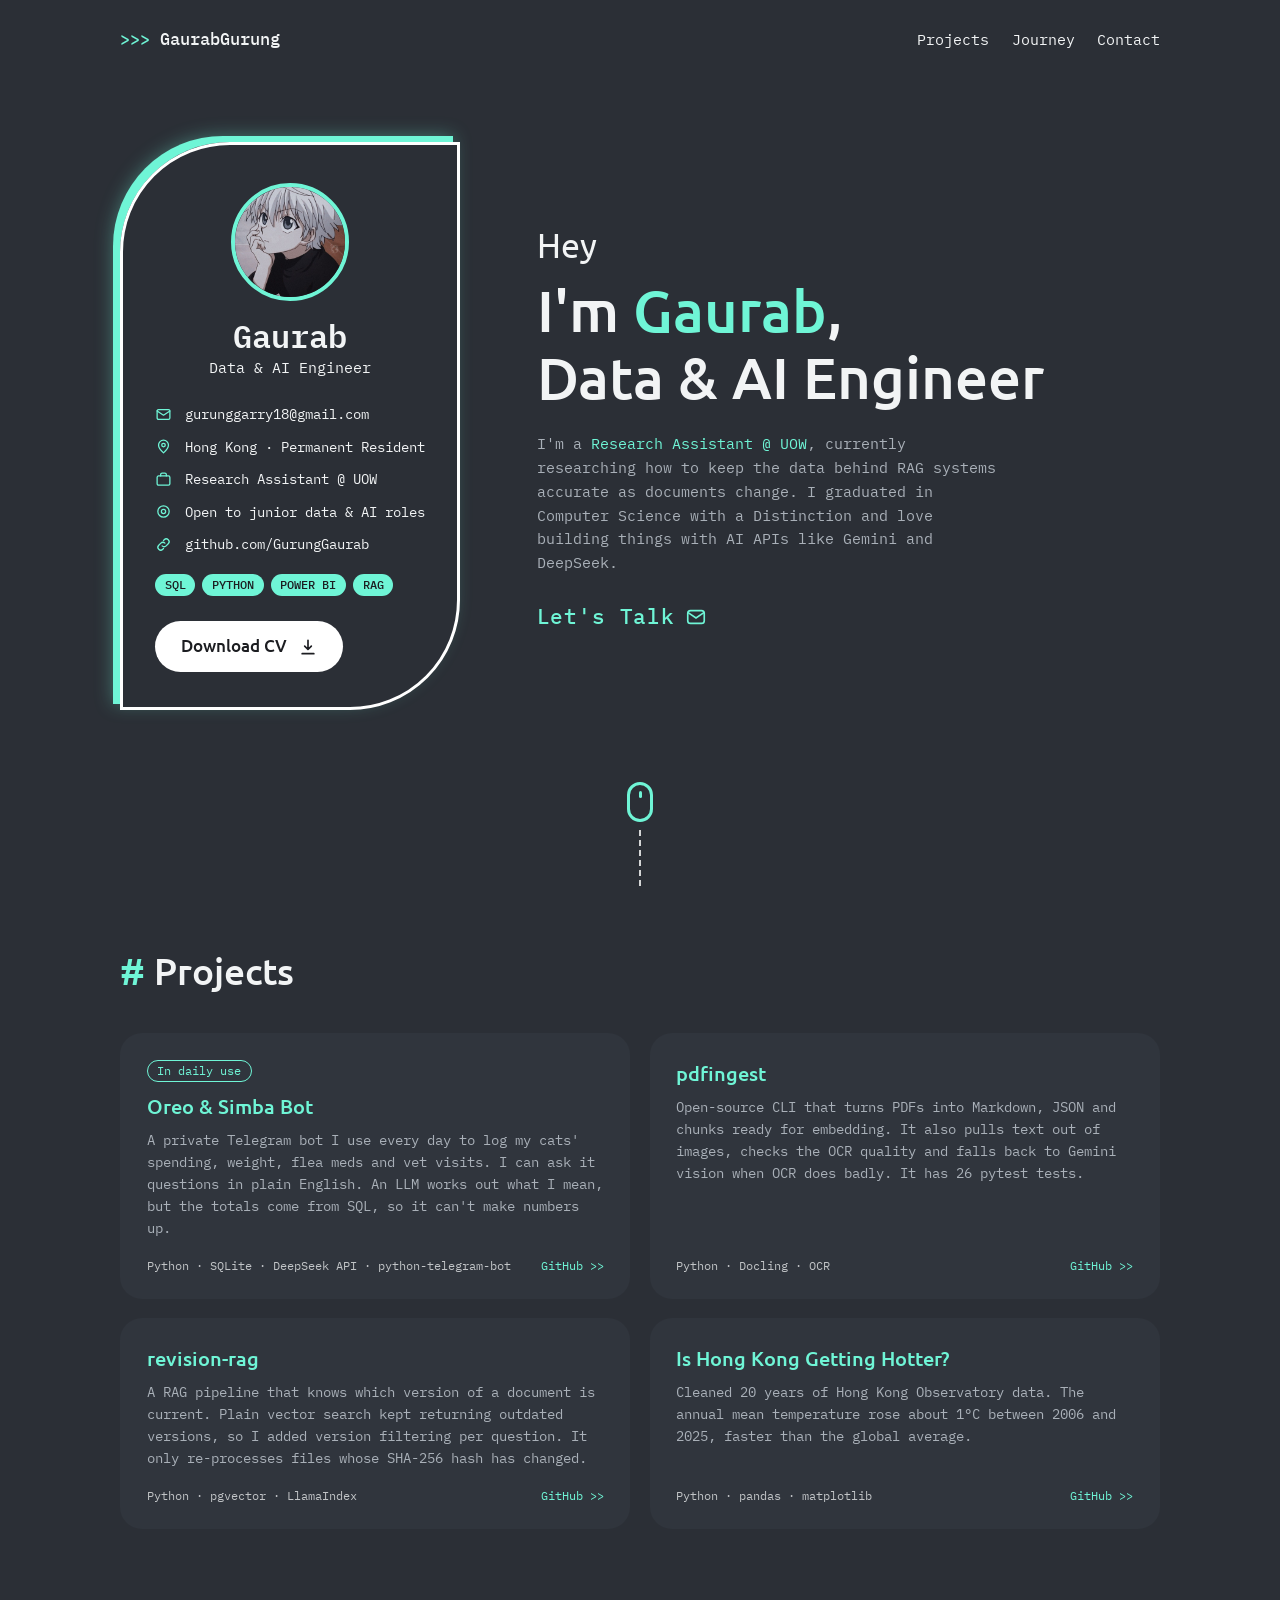
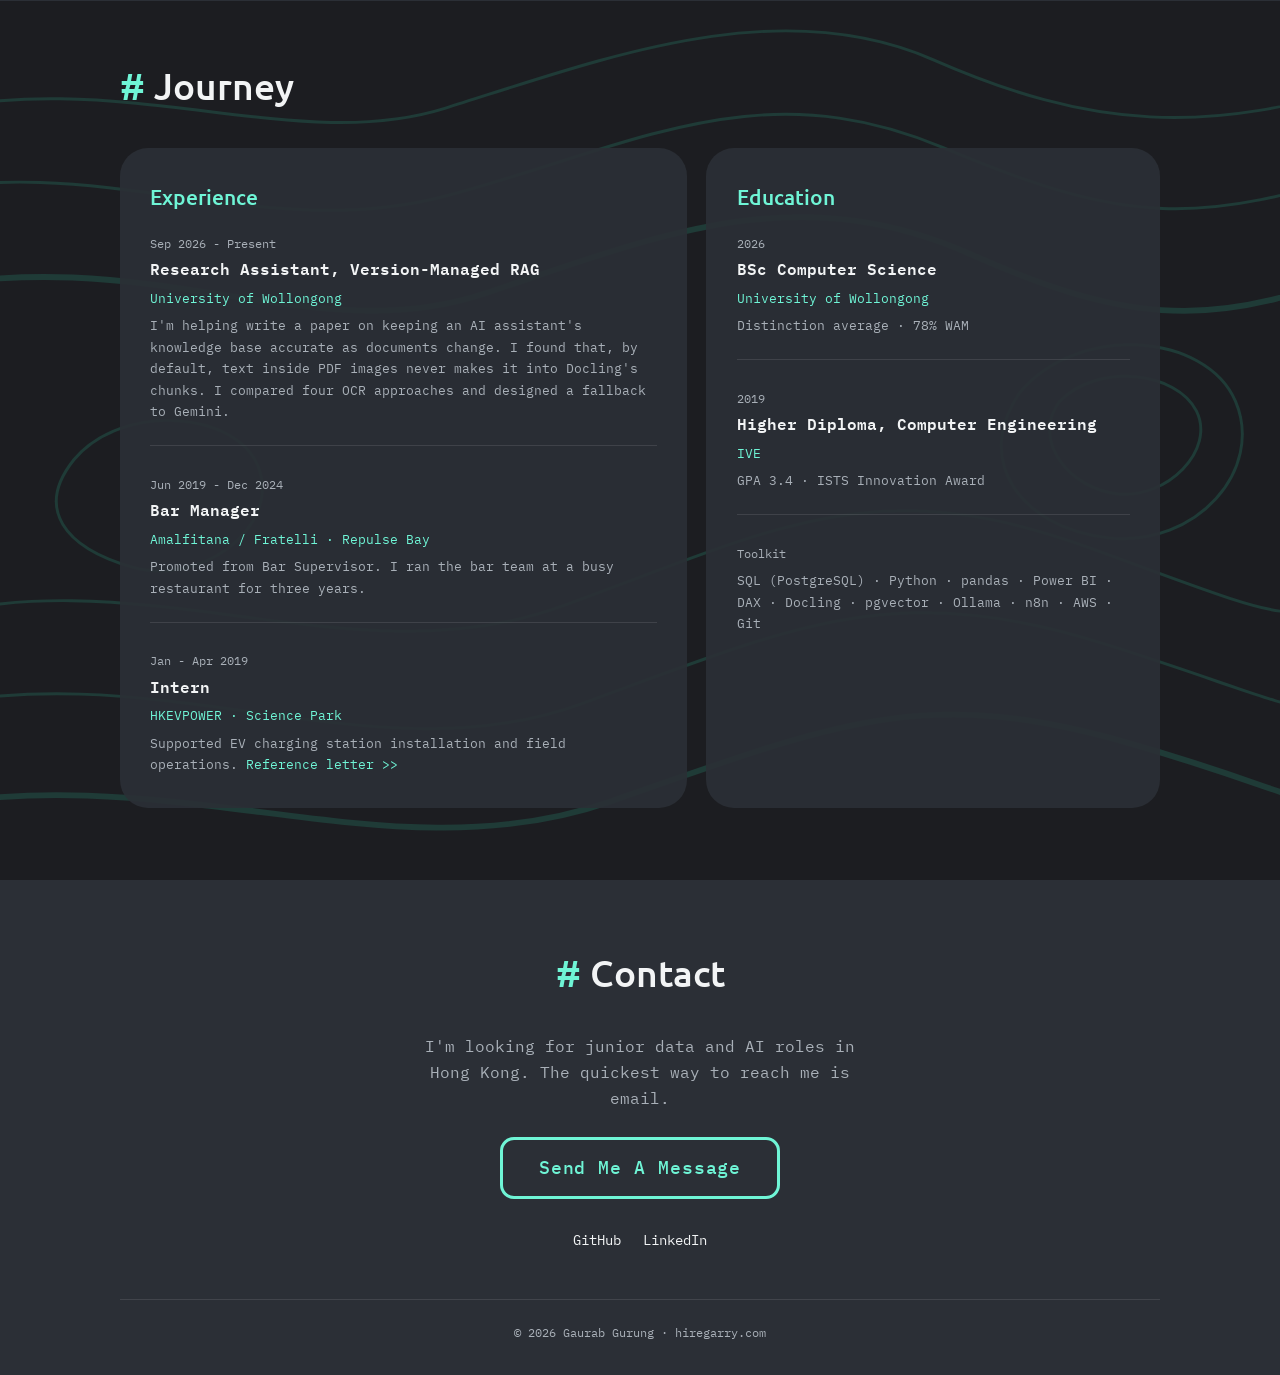
<file: index.html>
<!DOCTYPE html>
<html lang="en">
<head>
<meta charset="UTF-8">
<meta name="viewport" content="width=device-width, initial-scale=1.0">
<title>Gaurab Gurung | Data & AI Engineer</title>
<meta name="description" content="Gaurab Gurung, Computer Science graduate (Distinction, University of Wollongong) building data pipelines, Power BI models and RAG systems in Python, SQL and pgvector.">
<link rel="icon" href="data:image/svg+xml,%3Csvg xmlns='http://www.w3.org/2000/svg' viewBox='0 0 100 100'%3E%3Crect width='100' height='100' rx='20' fill='%232b2f36'/%3E%3Ctext x='50' y='66' font-size='40' font-family='monospace' font-weight='700' fill='%236ff5d6' text-anchor='middle'%3E%3E%3E%3E%3C/text%3E%3C/svg%3E">
<meta property="og:title" content="Gaurab Gurung | Data & AI Engineer">
<meta property="og:description" content="Computer Science graduate building data pipelines, Power BI models and RAG systems.">
<meta property="og:image" content="https://hiregarry.com/gaurab.jpg">
<meta property="og:url" content="https://hiregarry.com">
<meta property="og:type" content="website">
<link rel="preconnect" href="https://fonts.googleapis.com">
<link rel="preconnect" href="https://fonts.gstatic.com" crossorigin>
<link href="https://fonts.googleapis.com/css2?family=IBM+Plex+Mono:wght@400;500;600&family=Ubuntu:wght@400;500&display=swap" rel="stylesheet">
<style>
:root{
  --bg:#2b2f36;--bg-deep:#1c1d21;--card:#30353d;--line:rgba(255,255,255,.1);
  --text:#f2f4f5;--muted:#a9b0b8;--mint:#6ff5d6;--mint-soft:rgba(111,245,214,.12);--contour:#1f3b37;
  --mono:"IBM Plex Mono",ui-monospace,Menlo,monospace;--sans:"Ubuntu",system-ui,sans-serif;
}
*{box-sizing:border-box;margin:0;padding:0}
html{scroll-behavior:smooth}
body{background:var(--bg);color:var(--text);font-family:var(--mono);line-height:1.6;-webkit-font-smoothing:antialiased}
a{color:var(--mint);text-decoration:none}
.wrap{width:min(100% - 32px,1040px);margin:0 auto}

/* ---------- nav ---------- */
nav{display:flex;justify-content:space-between;align-items:center;padding:1.6rem 0}
.logo{color:var(--text);font-weight:500;font-size:1.05rem}
.logo b{color:var(--mint);font-weight:500}
nav ul{display:flex;gap:1.4rem;list-style:none;font-size:.95rem}
nav ul a{color:var(--text)}
nav ul a:hover{color:var(--mint)}

/* ---------- hero ---------- */
.hero{display:grid;grid-template-columns:auto 1fr;gap:clamp(2.5rem,6vw,5rem);align-items:center;padding:clamp(2rem,6vw,4rem) 0 3rem}
.card{position:relative;width:min(100%,380px);padding:2.4rem 2rem 2.2rem;border:3px solid #fff;border-radius:110px 0 110px 0;
  box-shadow:-7px -6px 0 0 var(--mint),-7px -6px 18px rgba(111,245,214,.35)}
.avatar{display:block;width:118px;aspect-ratio:1;margin:0 auto;border-radius:50%;object-fit:cover;border:4px solid var(--mint)}
.card h1{font-size:2rem;font-weight:600;text-align:center;margin-top:1rem;line-height:1.2}
.card .role{text-align:center;font-size:.92rem}
.info{list-style:none;margin:1.5rem 0 1.2rem;display:grid;gap:.65rem;font-size:.86rem}
.info li{display:flex;gap:.8rem;align-items:center;overflow-wrap:anywhere}
.info svg{flex:none;width:17px;height:17px;stroke:var(--mint);fill:none;stroke-width:1.8;stroke-linecap:round;stroke-linejoin:round}
.info a{color:var(--text)}
.info a:hover{color:var(--mint)}
.tags{display:flex;flex-wrap:wrap;gap:.45rem}
.tags span{background:var(--mint);color:var(--bg-deep);font-size:.78rem;font-weight:500;padding:.05rem .6rem;border-radius:999px}
.btn{display:inline-flex;align-items:center;gap:.7rem;margin-top:1.6rem;padding:.75rem 1.6rem;border-radius:999px;background:#fff;color:var(--bg-deep);font-family:var(--sans);font-size:1.05rem;font-weight:500;transition:transform .15s}
.btn:hover{transform:translateY(-2px)}
.btn svg{width:20px;height:20px;stroke:currentColor;fill:none;stroke-width:2;stroke-linecap:round;stroke-linejoin:round}

.intro{font-family:var(--sans)}
.intro .hey{font-size:clamp(1.5rem,3.4vw,2.1rem)}
.intro h2{font-size:clamp(2.2rem,5.6vw,3.6rem);font-weight:500;line-height:1.15;margin-top:.3rem}
.intro h2 em{font-style:normal;color:var(--mint)}
.intro .pitch{font-family:var(--mono);color:var(--muted);font-size:.93rem;max-width:52ch;margin-top:1.4rem}
.intro .pitch b{color:var(--mint);font-weight:400}
.talk{display:inline-flex;align-items:center;gap:.6rem;margin-top:1.6rem;font-family:var(--mono);font-size:1.3rem;font-weight:500;letter-spacing:.04em}
.talk svg{width:22px;height:22px;stroke:currentColor;fill:none;stroke-width:1.8}
.talk:hover{text-decoration:underline;text-underline-offset:5px}

/* ---------- scroll divider ---------- */
.scroll{display:flex;flex-direction:column;align-items:center;gap:.5rem;padding:1.5rem 0 0}
.scroll .mouse{width:26px;height:40px;border:3px solid var(--mint);border-radius:14px;position:relative}
.scroll .mouse::after{content:"";position:absolute;left:50%;top:6px;width:3px;height:7px;margin-left:-1.5px;background:var(--mint);border-radius:2px;animation:wheel 1.8s infinite}
.scroll .dash{width:0;height:56px;border-left:2px dashed #fff;opacity:.8}
@keyframes wheel{0%{opacity:1;transform:translateY(0)}70%{opacity:0;transform:translateY(9px)}100%{opacity:0}}
@media (prefers-reduced-motion:reduce){.scroll .mouse::after{animation:none}}

/* ---------- sections ---------- */
section{padding:3.5rem 0 4.5rem}
.label{font-family:var(--sans);font-size:clamp(1.7rem,4vw,2.3rem);font-weight:500;margin-bottom:2rem}
.label::before{content:"# ";color:var(--mint)}

.projects{display:grid;grid-template-columns:repeat(2,1fr);gap:1.2rem}
.proj{display:flex;flex-direction:column;background:var(--card);border-radius:22px;padding:1.6rem 1.6rem 1.4rem;color:var(--text);border:1px solid transparent;transition:border-color .2s,transform .2s}
.proj:hover{border-color:var(--mint);transform:translateY(-3px)}
.proj .badge{align-self:flex-start;margin-bottom:.7rem;padding:.05rem .6rem;border:1px solid var(--mint);border-radius:999px;color:var(--mint);font-size:.72rem}
.proj h3{font-family:var(--sans);font-weight:500;font-size:1.25rem;color:var(--mint);line-height:1.3}
.proj p{color:var(--muted);font-size:.86rem;margin-top:.6rem;flex:1}
.proj .foot{display:flex;justify-content:space-between;align-items:center;gap:1rem;margin-top:1.1rem;font-size:.76rem}
.proj .stack{color:var(--text);opacity:.75}
.proj .go{color:var(--mint);white-space:nowrap}

/* contour band */
.deep{position:relative;background:var(--bg-deep);overflow:hidden}
.deep>svg.topo{position:absolute;inset:0;width:100%;height:100%;pointer-events:none}
.deep .wrap{position:relative}

.cols{display:grid;grid-template-columns:1.25fr 1fr;gap:1.2rem}
.panel{background:rgba(43,47,54,.92);border-radius:28px;padding:2rem 1.9rem}
.panel h4{font-family:var(--sans);font-weight:500;font-size:1.3rem;color:var(--mint);margin-bottom:1.3rem}
.item+.item{margin-top:1.4rem;padding-top:1.4rem;border-top:1px solid var(--line)}
.item .when{color:var(--muted);font-size:.78rem}
.item h5{font-size:.98rem;font-weight:600;margin-top:.15rem}
.item .where{color:var(--mint);font-size:.82rem}
.item p{color:var(--muted);font-size:.84rem;margin-top:.4rem}

/* ---------- contact ---------- */
.contact{text-align:center;padding:4rem 0 3rem}
.contact p{color:var(--muted);max-width:46ch;margin:0 auto}
.outline{display:inline-block;margin-top:1.6rem;padding:.85rem 2.2rem;border:3px solid var(--mint);border-radius:14px;color:var(--mint);font-size:1.15rem;font-weight:500;letter-spacing:.05em;transition:background .2s,color .2s}
.outline:hover{background:var(--mint);color:var(--bg-deep)}
.socials{display:flex;justify-content:center;flex-wrap:wrap;gap:1.4rem;margin-top:1.8rem;font-size:.9rem}
.socials a{color:var(--text)}
.socials a:hover{color:var(--mint)}
footer{text-align:center;color:var(--muted);font-size:.78rem;padding:1.4rem 0 2rem;border-top:1px solid var(--line)}

/* ---------- responsive ---------- */
@media (max-width:820px){
  .hero{grid-template-columns:1fr;justify-items:center}
  .intro{width:100%}
  .projects,.cols{grid-template-columns:1fr}
}
@media (max-width:480px){
  .logo{font-size:.92rem;white-space:nowrap}
  nav ul{gap:.8rem;font-size:.8rem}
  .card{padding:2rem 1.4rem;border-radius:80px 0 80px 0}
  .panel{padding:1.6rem 1.3rem}
}
</style>
</head>
<body>

<div class="wrap">
  <nav>
    <a class="logo" href="#"><b>&gt;&gt;&gt;</b> GaurabGurung</a>
    <ul>
      <li><a href="#projects">Projects</a></li>
      <li><a href="#journey">Journey</a></li>
      <li><a href="#contact">Contact</a></li>
    </ul>
  </nav>

  <header class="hero">
    <div class="card">
      <img class="avatar" src="gaurab.jpg" alt="Gaurab Gurung">
      <h1>Gaurab</h1>
      <p class="role">Data &amp; AI Engineer</p>
      <ul class="info">
        <li><svg viewBox="0 0 24 24"><rect x="3" y="5" width="18" height="14" rx="2"/><path d="m3 7 9 6 9-6"/></svg><a href="mailto:gurunggarry18@gmail.com">gurunggarry18@gmail.com</a></li>
        <li><svg viewBox="0 0 24 24"><path d="M12 21s-7-6.1-7-11a7 7 0 0 1 14 0c0 4.9-7 11-7 11z"/><circle cx="12" cy="10" r="2.5"/></svg>Hong Kong · Permanent Resident</li>
        <li><svg viewBox="0 0 24 24"><rect x="3" y="7" width="18" height="13" rx="2"/><path d="M8 7V5a2 2 0 0 1 2-2h4a2 2 0 0 1 2 2v2"/></svg>Research Assistant @ UOW</li>
        <li><svg viewBox="0 0 24 24"><circle cx="12" cy="12" r="8"/><circle cx="12" cy="12" r="3"/></svg>Open to junior data &amp; AI roles</li>
        <li><svg viewBox="0 0 24 24"><path d="M10 14a4 4 0 0 0 5.7 0l3-3a4 4 0 0 0-5.7-5.7l-1 1"/><path d="M14 10a4 4 0 0 0-5.7 0l-3 3a4 4 0 0 0 5.7 5.7l1-1"/></svg><a href="https://github.com/GurungGaurab" target="_blank" rel="noreferrer">github.com/GurungGaurab</a></li>
      </ul>
      <div class="tags"><span>SQL</span><span>PYTHON</span><span>POWER BI</span><span>RAG</span></div>
      <a class="btn" href="GurungGaurabCV_2026.pdf" download>Download CV
        <svg viewBox="0 0 24 24"><path d="M12 4v11m0 0-4-4m4 4 4-4M5 20h14"/></svg></a>
    </div>

    <div class="intro">
      <p class="hey">Hey</p>
      <h2>I'm <em>Gaurab</em>,<br>Data &amp; AI Engineer</h2>
      <p class="pitch">I'm a <b>Research Assistant @ UOW</b>, currently researching how to keep the data behind RAG systems accurate as documents change. I graduated in Computer Science with a Distinction and love building things with AI APIs like Gemini and DeepSeek.</p>
      <a class="talk" href="#contact">Let's Talk
        <svg viewBox="0 0 24 24"><rect x="3" y="5" width="18" height="14" rx="3"/><path d="m3 7 9 6 9-6"/></svg></a>
    </div>
  </header>

  <div class="scroll" aria-hidden="true"><span class="mouse"></span><span class="dash"></span></div>

  <section id="projects">
    <h2 class="label">Projects</h2>
    <div class="projects">
      <a class="proj" href="https://github.com/GurungGaurab/Oreo_Simba_Bot" target="_blank" rel="noreferrer">
        <span class="badge">In daily use</span>
        <h3>Oreo &amp; Simba Bot</h3>
        <p>A private Telegram bot I use every day to log my cats' spending, weight, flea meds and vet visits. I can ask it questions in plain English. An LLM works out what I mean, but the totals come from SQL, so it can't make numbers up.</p>
        <div class="foot"><span class="stack">Python · SQLite · DeepSeek API · python-telegram-bot</span><span class="go">GitHub &gt;&gt;</span></div>
      </a>
      <a class="proj" href="https://github.com/GurungGaurab/pdfingest" target="_blank" rel="noreferrer">
        <h3>pdfingest</h3>
        <p>Open-source CLI that turns PDFs into Markdown, JSON and chunks ready for embedding. It also pulls text out of images, checks the OCR quality and falls back to Gemini vision when OCR does badly. It has 26 pytest tests.</p>
        <div class="foot"><span class="stack">Python · Docling · OCR</span><span class="go">GitHub &gt;&gt;</span></div>
      </a>
      <a class="proj" href="https://github.com/GurungGaurab/revision-rag" target="_blank" rel="noreferrer">
        <h3>revision-rag</h3>
        <p>A RAG pipeline that knows which version of a document is current. Plain vector search kept returning outdated versions, so I added version filtering per question. It only re-processes files whose SHA-256 hash has changed.</p>
        <div class="foot"><span class="stack">Python · pgvector · LlamaIndex</span><span class="go">GitHub &gt;&gt;</span></div>
      </a>
      <a class="proj" href="https://github.com/GurungGaurab/hk-weather" target="_blank" rel="noreferrer">
        <h3>Is Hong Kong Getting Hotter?</h3>
        <p>Cleaned 20 years of Hong Kong Observatory data. The annual mean temperature rose about 1°C between 2006 and 2025, faster than the global average.</p>
        <div class="foot"><span class="stack">Python · pandas · matplotlib</span><span class="go">GitHub &gt;&gt;</span></div>
      </a>
    </div>
  </section>
</div>

<div class="deep" id="journey">
  <svg class="topo" viewBox="0 0 1440 900" preserveAspectRatio="xMidYMid slice" aria-hidden="true" fill="none" stroke="var(--contour)" stroke-width="3">
    <path d="M-40 120C180 60 360 160 520 110S860 -10 1020 60 1300 140 1480 80"/>
    <path d="M-40 200C160 150 330 250 520 200S840 70 1030 150 1290 230 1480 170"/>
    <path d="M-40 300C210 240 380 360 560 300S880 180 1060 260 1320 330 1480 270" stroke-width="6"/>
    <path d="M-40 640C200 560 420 700 640 620S960 480 1180 560 1380 640 1480 600"/>
    <path d="M-40 730C220 660 440 800 660 720S980 590 1200 660 1390 740 1480 700"/>
    <path d="M-40 830C240 770 460 900 690 820S1010 700 1220 760 1400 840 1480 800" stroke-width="6"/>
    <path d="M1110 400c60-70 190-60 220 10s-40 150-130 140-140-80-90-150z"/>
    <path d="M1150 410c40-40 120-30 140 10s-30 90-80 85-90-55-60-95z"/>
    <path d="M140 470c50-60 170-50 190 10s-60 120-130 100-100-60-60-110z"/>
  </svg>
  <div class="wrap">
    <section>
      <h2 class="label">Journey</h2>
      <div class="cols">
        <div class="panel">
          <h4>Experience</h4>
          <div class="item">
            <p class="when">Sep 2026 - Present</p>
            <h5>Research Assistant, Version-Managed RAG</h5>
            <p class="where">University of Wollongong</p>
            <p>I'm helping write a paper on keeping an AI assistant's knowledge base accurate as documents change. I found that, by default, text inside PDF images never makes it into Docling's chunks. I compared four OCR approaches and designed a fallback to Gemini.</p>
          </div>
          <div class="item">
            <p class="when">Jun 2019 - Dec 2024</p>
            <h5>Bar Manager</h5>
            <p class="where">Amalfitana / Fratelli · Repulse Bay</p>
            <p>Promoted from Bar Supervisor. I ran the bar team at a busy restaurant for three years.</p>
          </div>
          <div class="item">
            <p class="when">Jan - Apr 2019</p>
            <h5>Intern</h5>
            <p class="where">HKEVPOWER · Science Park</p>
            <p>Supported EV charging station installation and field operations. <a href="reference-letter.pdf" target="_blank" rel="noreferrer">Reference letter &gt;&gt;</a></p>
          </div>
        </div>
        <div class="panel">
          <h4>Education</h4>
          <div class="item">
            <p class="when">2026</p>
            <h5>BSc Computer Science</h5>
            <p class="where">University of Wollongong</p>
            <p>Distinction average · 78% WAM</p>
          </div>
          <div class="item">
            <p class="when">2019</p>
            <h5>Higher Diploma, Computer Engineering</h5>
            <p class="where">IVE</p>
            <p>GPA 3.4 · ISTS Innovation Award</p>
          </div>
          <div class="item">
            <p class="when">Toolkit</p>
            <p>SQL (PostgreSQL) · Python · pandas · Power BI · DAX · Docling · pgvector · Ollama · n8n · AWS · Git</p>
          </div>
        </div>
      </div>
    </section>
  </div>
</div>

<div class="wrap">
  <section class="contact" id="contact">
    <h2 class="label">Contact</h2>
    <p>I'm looking for junior data and AI roles in Hong Kong. The quickest way to reach me is email.</p>
    <a class="outline" href="mailto:gurunggarry18@gmail.com">Send Me A Message</a>
    <div class="socials">
      <a href="https://github.com/GurungGaurab" target="_blank" rel="noreferrer">GitHub</a>
      <a href="https://www.linkedin.com/in/gaurab-gurung-24590b163/" target="_blank" rel="noreferrer">LinkedIn</a>
    </div>
  </section>
  <footer>© 2026 Gaurab Gurung · hiregarry.com</footer>
</div>

</body>
</html>
</file>
